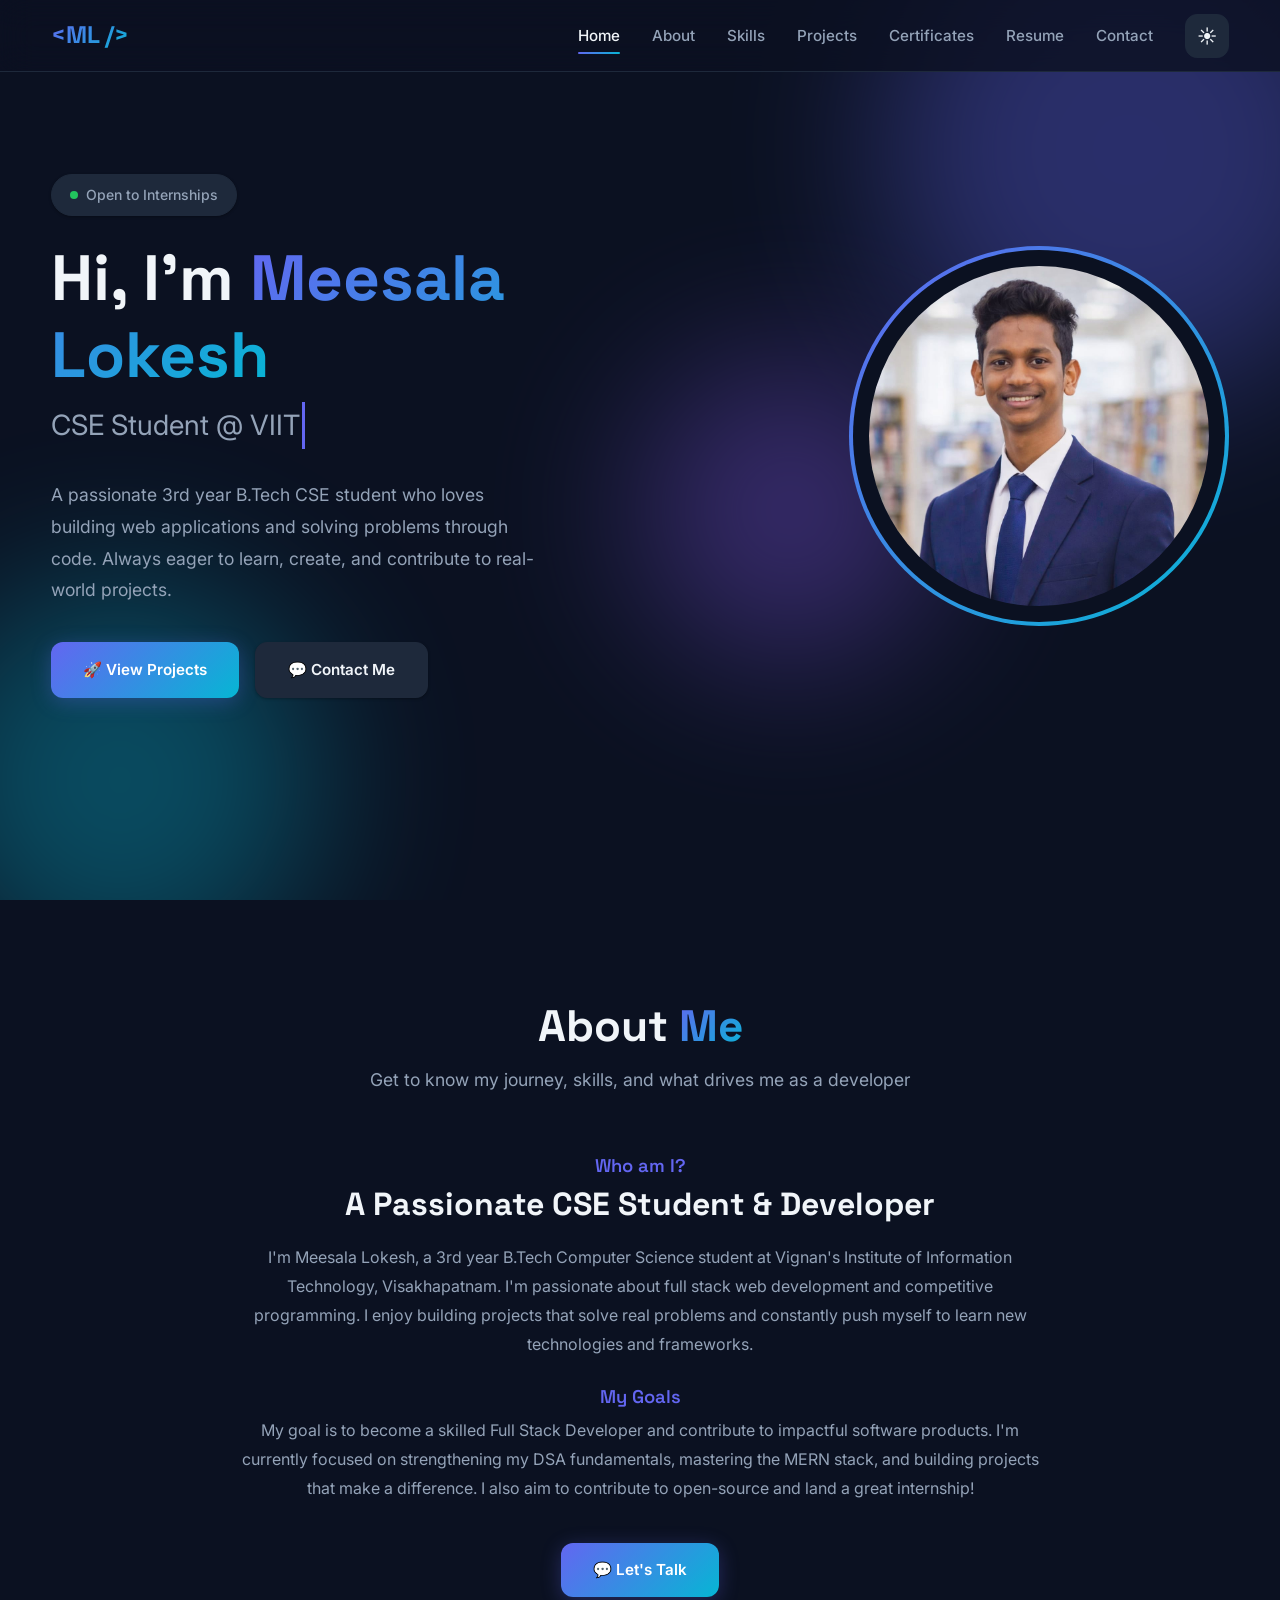
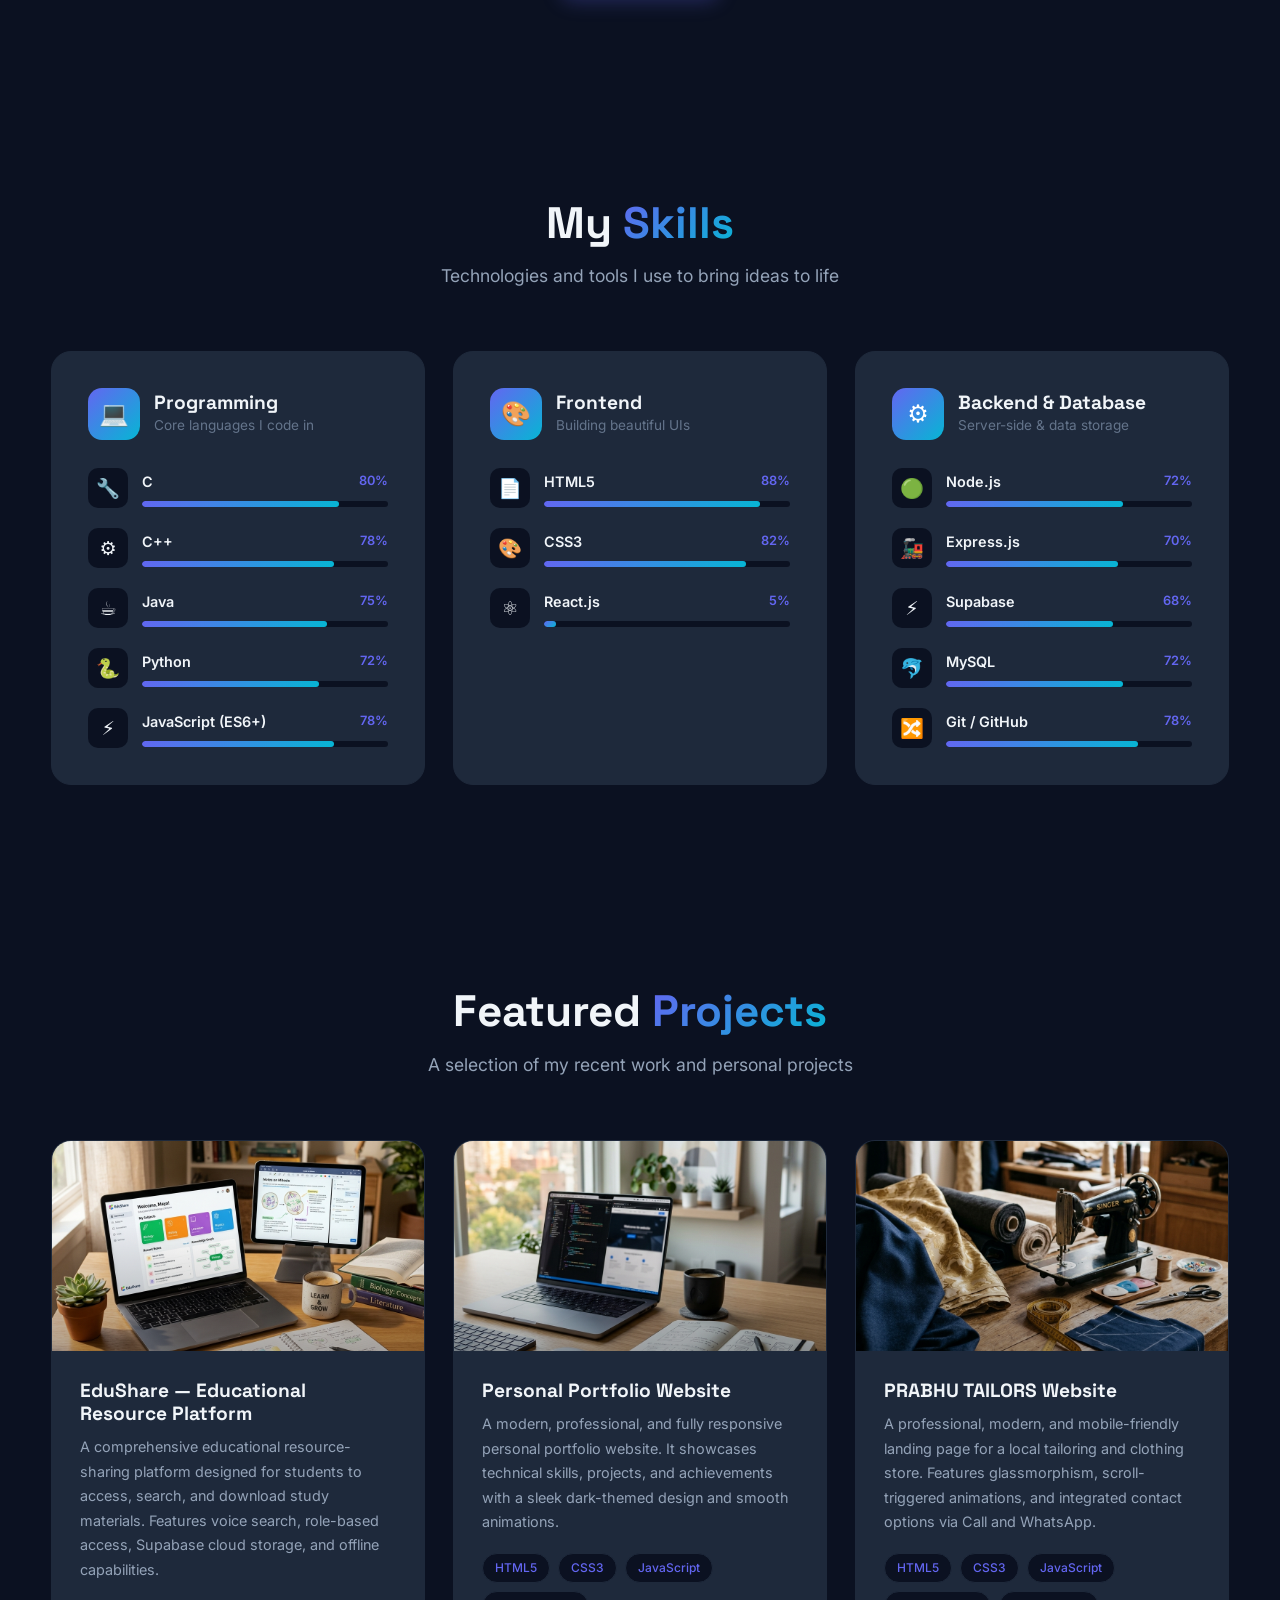
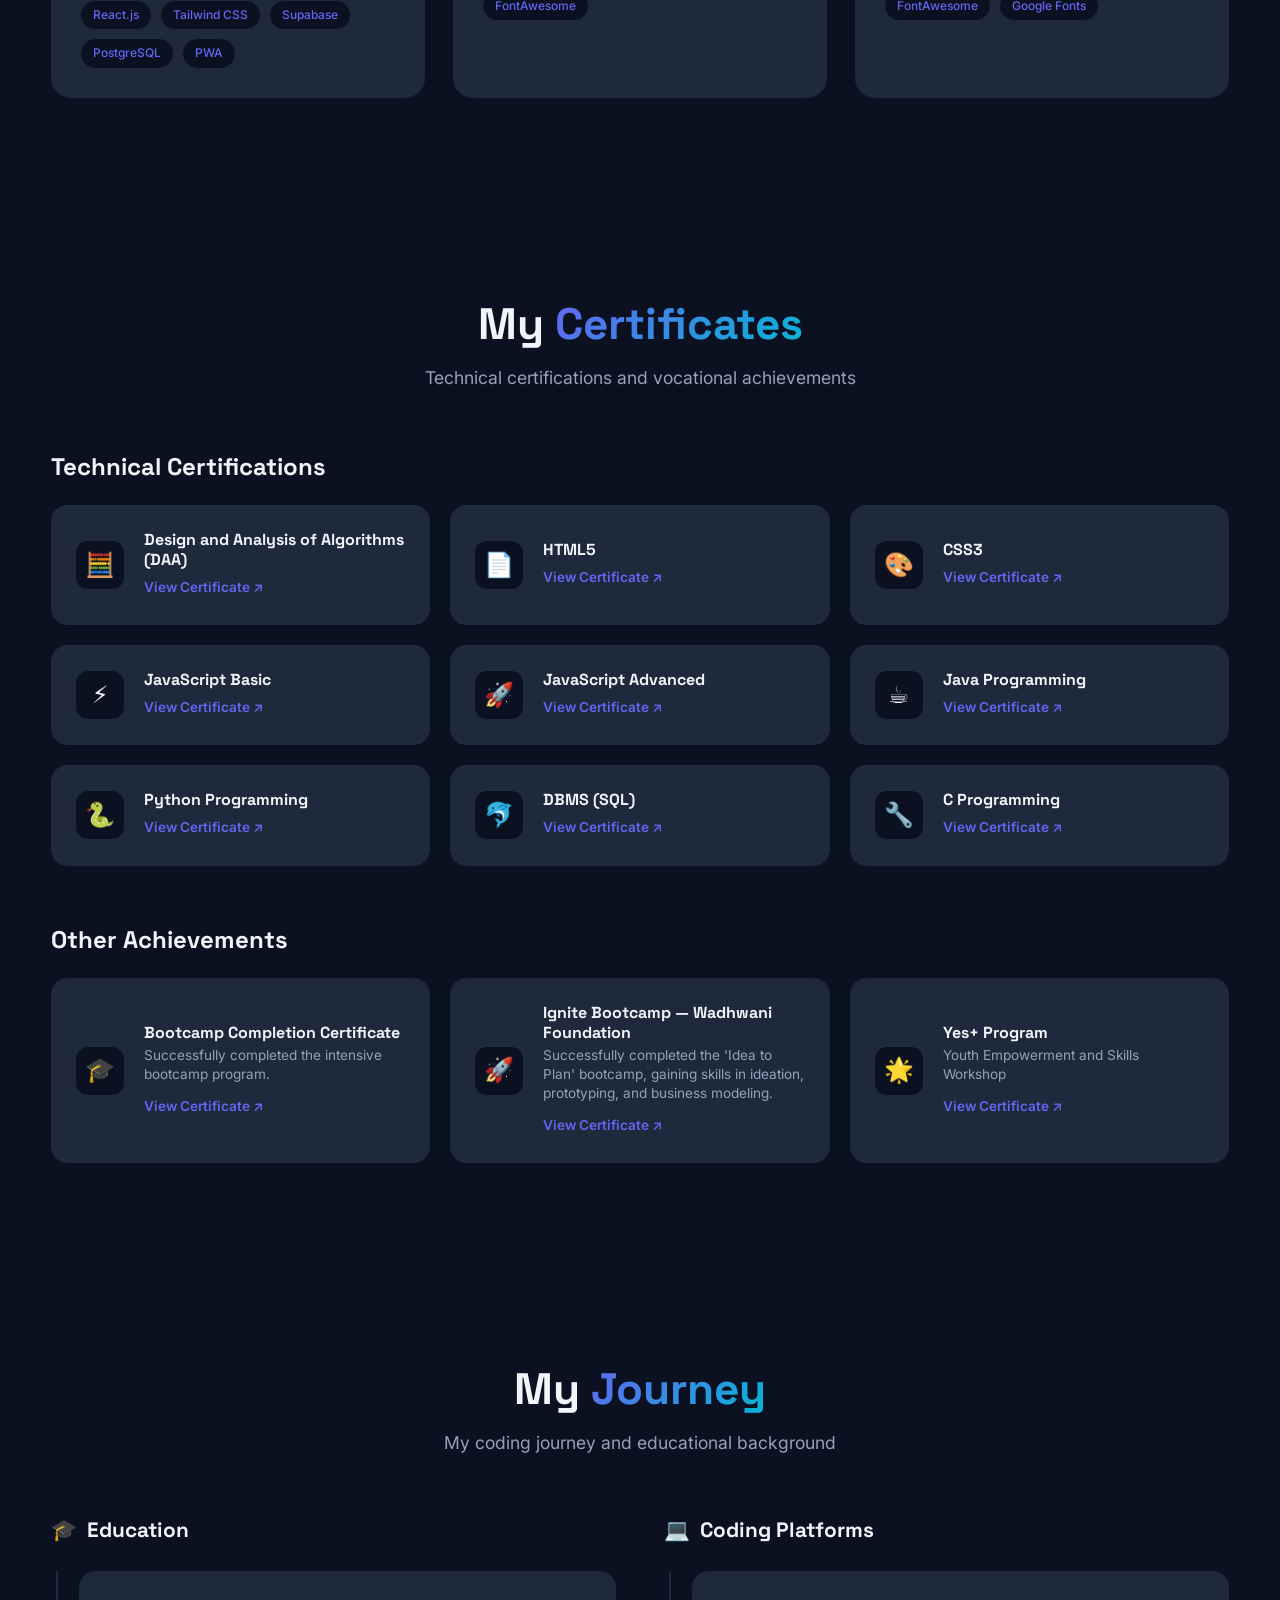
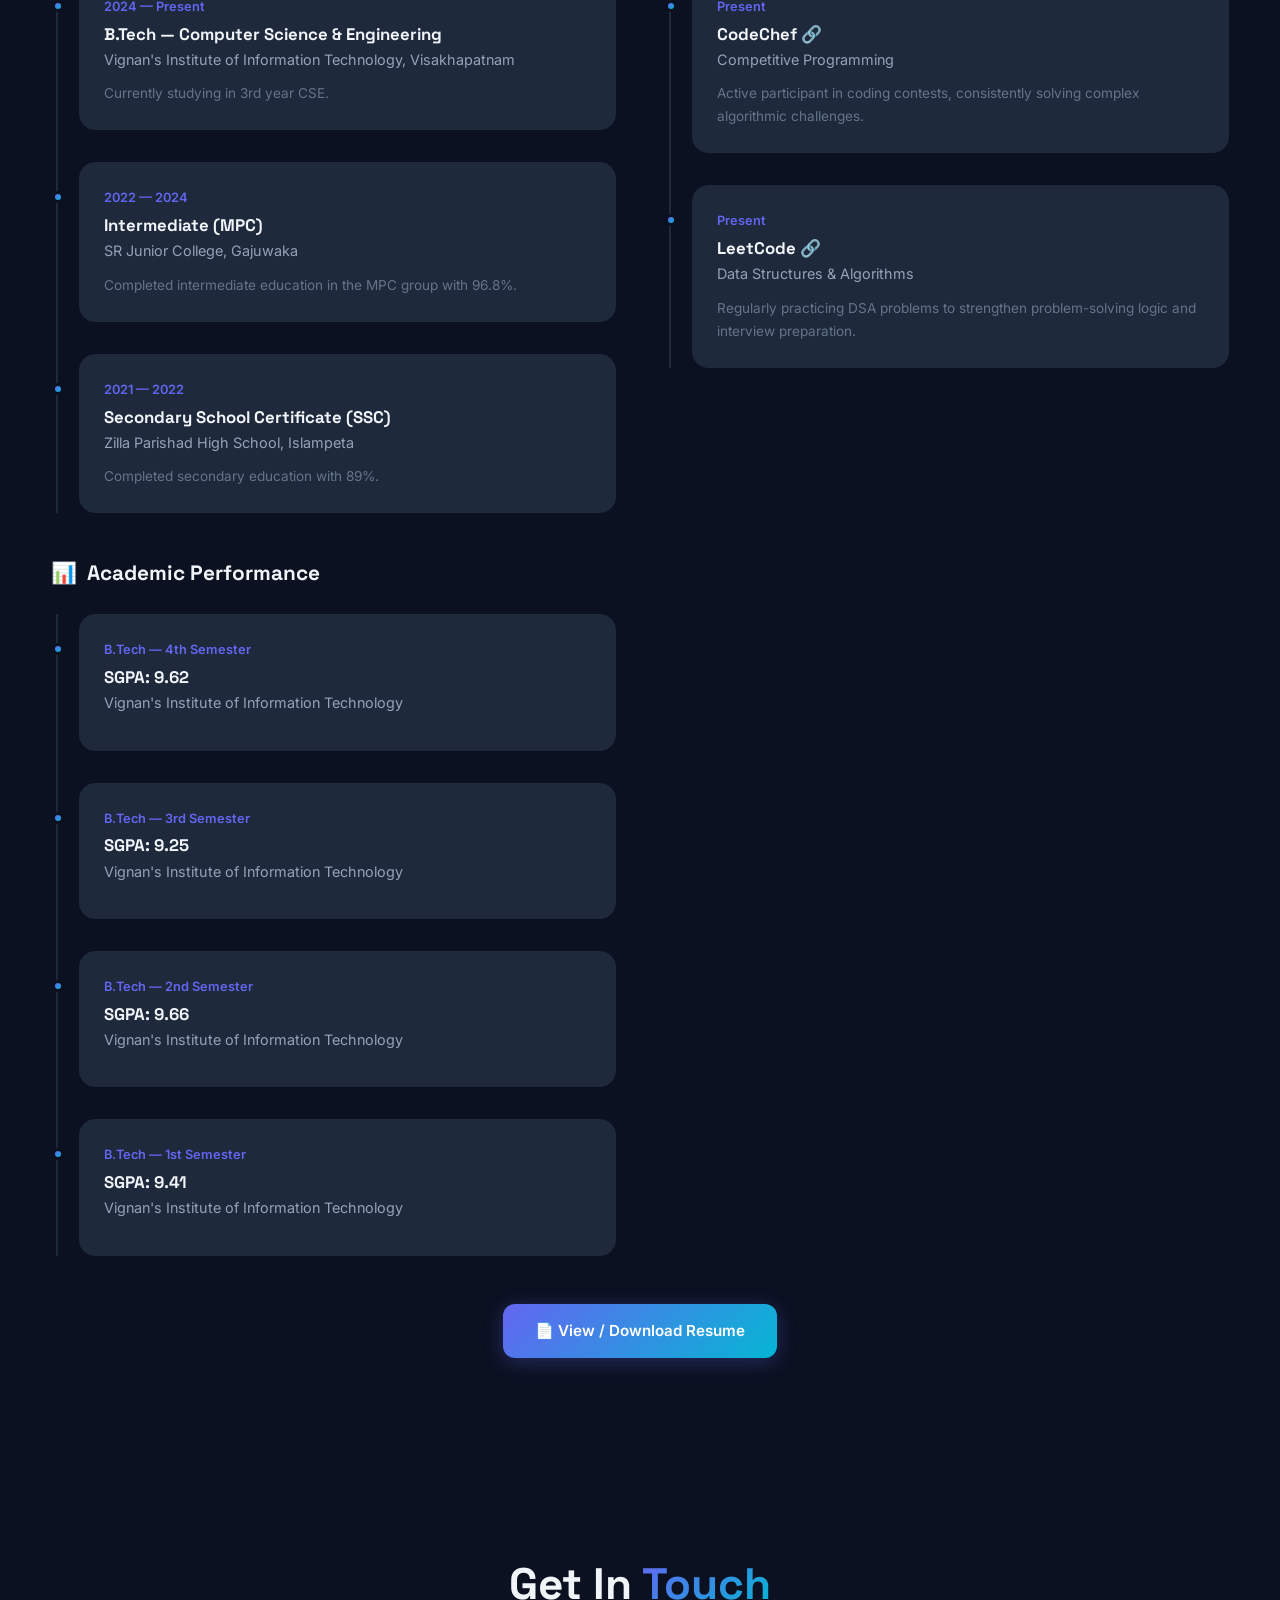
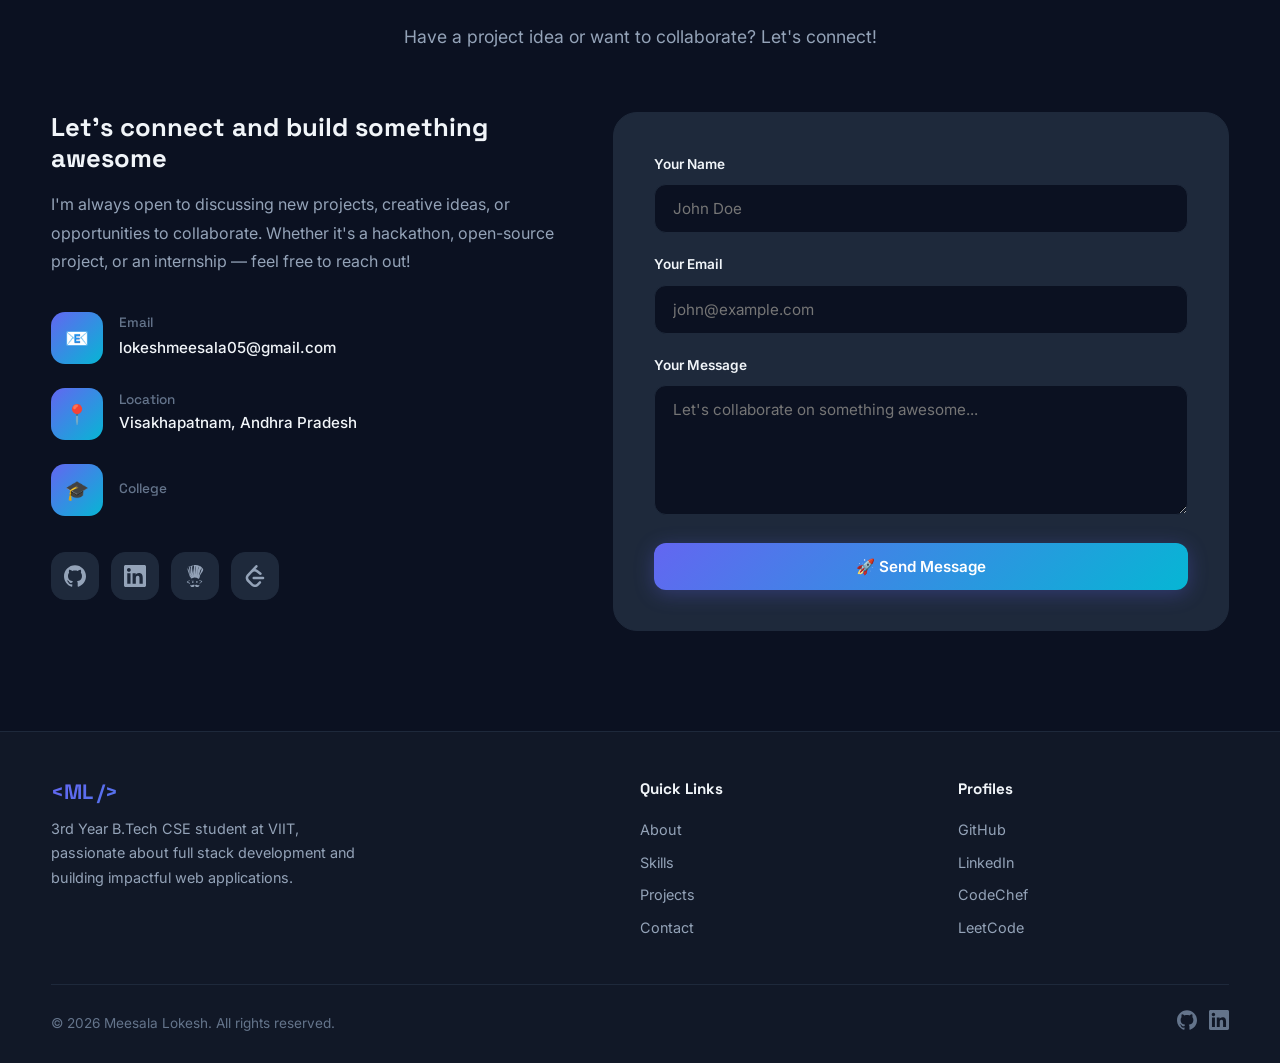
<file: index.html>
<!DOCTYPE html>
<html lang="en" data-theme="dark">
<head>
  <meta charset="UTF-8" />
  <meta name="viewport" content="width=device-width, initial-scale=1.0" />
  <meta name="description" content="Meesala Lokesh — 3rd Year B.Tech CSE Student & Aspiring Full Stack Developer. Explore my projects, skills, and coding journey." />
  <meta name="keywords" content="Meesala Lokesh, Full Stack Developer, CSE Student, VIIT, React, Node.js, Portfolio, Web Developer, Competitive Programming" />
  <meta name="author" content="Meesala Lokesh" />

  <!-- Open Graph -->
  <meta property="og:title" content="Meesala Lokesh — Aspiring Full Stack Developer" />
  <meta property="og:description" content="3rd Year B.Tech CSE student at VIIT. Explore my projects, skills, and coding journey." />
  <meta property="og:type" content="website" />

  <title>Meesala Lokesh — Aspiring Full Stack Developer</title>

  <!-- Favicon (inline SVG) -->
  <link rel="icon" href="data:image/svg+xml,<svg xmlns='http://www.w3.org/2000/svg' viewBox='0 0 100 100'><text y='.9em' font-size='90'>💻</text></svg>" />

  <!-- Stylesheet -->
  <link rel="stylesheet" href="css/style.css" />
</head>
<body>

  <!-- ═══════════════ NAVBAR ═══════════════ -->
  <nav class="navbar" id="navbar">
    <div class="container">
      <a href="#home" class="nav-logo">&lt;ML /&gt;</a>
      <div class="nav-links" id="navLinks">
        <!-- Rendered by JS -->
      </div>
      <button class="menu-toggle" id="menuToggle" aria-label="Toggle menu">
        <span></span><span></span><span></span>
      </button>
    </div>
  </nav>

  <!-- ═══════════════ HERO ═══════════════ -->
  <section class="hero section" id="home">
    <div class="hero-bg">
      <div class="orb orb-1"></div>
      <div class="orb orb-2"></div>
      <div class="orb orb-3"></div>
    </div>
    <div class="container">
      <div class="hero-content">
        <div class="hero-text">
          <div class="hero-badge">
            <span class="dot"></span> Open to Internships
          </div>
          <h1>Hi, I'm <span class="gradient-text" id="heroName">Meesala Lokesh</span></h1>
          <div class="typewriter">
            <span id="typewriterText"></span><span class="cursor">&nbsp;</span>
          </div>
          <p class="tagline">A passionate 3rd year B.Tech CSE student who loves building web applications and solving problems through code. Always eager to learn, create, and contribute to real-world projects.</p>
          <div class="hero-buttons">
            <a href="#projects" class="btn btn-primary">🚀 View Projects</a>
            <a href="#contact" class="btn btn-secondary">💬 Contact Me</a>
          </div>
        </div>
        <div class="hero-visual">
          <div class="hero-image-wrapper">
            <div class="hero-avatar-ring"></div>
            <img src="img/profile.jpg" alt="Meesala Lokesh" class="hero-profile-img">
          </div>
        </div>
      </div>
    </div>
  </section>

  <!-- ═══════════════ ABOUT ═══════════════ -->
  <section class="section" id="about">
    <div class="container">
      <div class="section-header reveal">
        <h2>About <span>Me</span></h2>
        <p>Get to know my journey, skills, and what drives me as a developer</p>
      </div>
      <div class="about-grid">
        <div class="about-content reveal">
          <h3>Who am I?</h3>
          <h2>A Passionate CSE Student & Developer</h2>
          <p id="aboutSummary"><!-- Rendered by JS --></p>
          <h3>My Goals</h3>
          <p id="aboutGoals"><!-- Rendered by JS --></p>
          <a href="#contact" class="btn btn-primary" style="margin-top: 12px;">💬 Let's Talk</a>
        </div>
      </div>
    </div>
  </section>

  <!-- ═══════════════ SKILLS ═══════════════ -->
  <section class="section" id="skills">
    <div class="container">
      <div class="section-header reveal">
        <h2>My <span>Skills</span></h2>
        <p>Technologies and tools I use to bring ideas to life</p>
      </div>
      <div class="skills-grid" id="skillsGrid">
        <!-- Rendered by JS -->
      </div>
    </div>
  </section>

  <!-- ═══════════════ PROJECTS ═══════════════ -->
  <section class="section" id="projects">
    <div class="container">
      <div class="section-header reveal">
        <h2>Featured <span>Projects</span></h2>
        <p>A selection of my recent work and personal projects</p>
      </div>
      <div class="projects-grid" id="projectsGrid">
        <!-- Rendered by JS -->
      </div>
    </div>
  </section>

  <!-- ═══════════════ CERTIFICATES ═══════════════ -->
  <section class="section" id="certificates">
    <div class="container">
      <div class="section-header reveal">
        <h2>My <span>Certificates</span></h2>
        <p>Technical certifications and vocational achievements</p>
      </div>
      
      <div class="cert-subsection reveal">
        <h3>Technical Certifications</h3>
        <div class="certificates-grid" id="skillCertificatesGrid">
          <!-- Rendered by JS -->
        </div>
      </div>

      <div class="cert-subsection reveal" style="margin-top: 60px;">
        <h3>Other Achievements</h3>
        <div class="certificates-grid" id="achievementCertificatesGrid">
          <!-- Rendered by JS -->
        </div>
      </div>
    </div>
  </section>

  <!-- ═══════════════ RESUME ═══════════════ -->
  <section class="section" id="resume">
    <div class="container">
      <div class="section-header reveal">
        <h2>My <span>Journey</span></h2>
        <p>My coding journey and educational background</p>
      </div>
      <div class="resume-content">
        <div class="resume-column">
          <h3><span class="icon">🎓</span> Education</h3>
          <div class="timeline" id="educationTimeline">
            <!-- Rendered by JS -->
          </div>
          
          <h3 style="margin-top: 48px;"><span class="icon">📊</span> Academic Performance</h3>
          <div class="timeline" id="academicTimeline">
            <!-- Rendered by JS -->
          </div>
        </div>

        <div class="resume-column">
          <h3><span class="icon">💻</span> Coding Platforms</h3>
          <div class="timeline" id="codingTimeline">
            <!-- Rendered by JS -->
          </div>
        </div>
      </div>
      <div class="resume-download reveal">
        <a href="resume.html" target="_blank" class="btn btn-primary">📄 View / Download Resume</a>
      </div>
    </div>
  </section>

  <!-- ═══════════════ CONTACT ═══════════════ -->
  <section class="section" id="contact">
    <div class="container">
      <div class="section-header reveal">
        <h2>Get In <span>Touch</span></h2>
        <p>Have a project idea or want to collaborate? Let's connect!</p>
      </div>
      <div class="contact-grid">
        <div class="contact-info reveal">
          <h3>Let's connect and build something awesome</h3>
          <p>I'm always open to discussing new projects, creative ideas, or opportunities to collaborate. Whether it's a hackathon, open-source project, or an internship — feel free to reach out!</p>

          <div class="contact-detail">
            <div class="icon-box">📧</div>
            <div>
              <h4>Email</h4>
              <a href="mailto:lokeshmeesala05@gmail.com" id="contactEmail">lokeshmeesala05@gmail.com</a>
            </div>
          </div>

          <div class="contact-detail">
            <div class="icon-box">📍</div>
            <div>
              <h4>Location</h4>
              <p id="contactLocation">Visakhapatnam, Andhra Pradesh</p>
            </div>
          </div>

          <div class="contact-detail">
            <div class="icon-box">🎓</div>
            <div>
              <h4>College</h4>
              <p id="contactPhone">VIIT, Visakhapatnam</p>
            </div>
          </div>

          <div class="social-links">
            <a href="https://github.com/lokeshmeesala05-commits" target="_blank" rel="noopener" class="social-link" aria-label="GitHub">
              <svg viewBox="0 0 24 24" fill="currentColor" width="22" height="22"><path d="M12 .297c-6.63 0-12 5.373-12 12 0 5.303 3.438 9.8 8.205 11.385.6.113.82-.258.82-.577 0-.285-.01-1.04-.015-2.04-3.338.724-4.042-1.61-4.042-1.61C4.422 18.07 3.633 17.7 3.633 17.7c-1.087-.744.084-.729.084-.729 1.205.084 1.838 1.236 1.838 1.236 1.07 1.835 2.809 1.305 3.495.998.108-.776.417-1.305.76-1.605-2.665-.3-5.466-1.332-5.466-5.93 0-1.31.465-2.38 1.235-3.22-.135-.303-.54-1.523.105-3.176 0 0 1.005-.322 3.3 1.23.96-.267 1.98-.399 3-.405 1.02.006 2.04.138 3 .405 2.28-1.552 3.285-1.23 3.285-1.23.645 1.653.24 2.873.12 3.176.765.84 1.23 1.91 1.23 3.22 0 4.61-2.805 5.625-5.475 5.92.42.36.81 1.096.81 2.22 0 1.606-.015 2.896-.015 3.286 0 .315.21.69.825.57C20.565 22.092 24 17.592 24 12.297c0-6.627-5.373-12-12-12"/></svg>
            </a>
            <a href="https://www.linkedin.com/in/lokesh-meesala-612766330" target="_blank" rel="noopener" class="social-link" aria-label="LinkedIn">
              <svg viewBox="0 0 24 24" fill="currentColor" width="22" height="22"><path d="M20.447 20.452h-3.554v-5.569c0-1.328-.027-3.037-1.852-3.037-1.853 0-2.136 1.445-2.136 2.939v5.667H9.351V9h3.414v1.561h.046c.477-.9 1.637-1.85 3.37-1.85 3.601 0 4.267 2.37 4.267 5.455v6.286zM5.337 7.433c-1.144 0-2.063-.926-2.065-2.065 0-1.138.92-2.063 2.065-2.063 1.14 0 2.064.925 2.064 2.063 0 1.139-.925 2.065-2.064 2.065zm1.782 13.019H3.555V9h3.564v11.452zM22.225 0H1.771C.792 0 0 .774 0 1.729v20.542C0 23.227.792 24 1.771 24h20.451C23.2 24 24 23.227 24 22.271V1.729C24 .774 23.2 0 22.222 0h.003z"/></svg>
            </a>
            <a href="https://www.codechef.com/users/lokeshmeesala" target="_blank" rel="noopener" class="social-link" aria-label="CodeChef">
              <svg viewBox="0 0 24 24" fill="currentColor" width="22" height="22"><path d="M11.2574.0039c-.37.0101-.7353.041-1.1003.095C9.6164.153 9.0766.4236 8.482.694c-.757.3244-1.5147.6486-2.2176.7027-1.1896.3785-1.568.919-1.8925 1.3516 0 .054-.054.1079-.054.1079-.4325.865-.4873 1.73-.325 2.5952.1621.5407.3786 1.0282.5408 1.5148.3785 1.0274.7578 2.0007.92 3.1362.1622.3244.3235.7571.4316 1.1897.2704.8651.542 1.8383 1.353 2.5952l.0057-.0028c.0175.0183.0301.0387.0482.0568.0072-.0036.0141-.0063.0213-.0099l-.0213-.5849c.6489-.9733 1.5673-1.6221 2.865-1.8925.5195-.1093 1.081-.1497 1.6625-.1278a8.7733 8.7733 0 0 1 1.7988.2357c1.4599.3785 2.595 1.1358 2.6492 1.7846.0273.3549.0398.6952.0326 1.0364-.001.064-.0046.1285-.007.193l.1362.0682c.075-.0375.1424-.107.2059-.1902.0008-.001.002-.002.0028-.0028.0018-.0023.0039-.0061.0057-.0085.0396-.0536.0747-.1236.1107-.1931.0188-.0377.0372-.0866.0554-.1292.2048-.4622.362-1.1536.538-1.9635.0541-.2703.1092-.4864.1633-.7027.4326-.9733 1.0266-1.8382 1.6213-2.6492.9733-1.3518 1.8928-2.5962 1.7846-4.0561-1.784-3.4608-4.2718-4.0017-5.5695-4.272-.2163-.0541-.3233-.0539-.4856-.108-1.3382-.2433-2.4945-.3953-3.6046-.3648zm5.0428 14.3788a9.8602 9.8602 0 0 0-.0326-.9824c-.0541-.703-1.1892-1.46-2.7032-1.8386-.588-.1336-1.1764-.2142-1.7448-.2356-.539-.0137-1.0657.0248-1.5546.1277-1.2436.2704-2.2162.9193-2.811 1.8925l.0511 1.431c.6672-.3558 1.7326-.8747 3.139-.9994.0662-.0059.1368-.0059.2044-.0099.1177-.013.2667-.044.4444-.044 1.6075 0 3.2682.5336 4.8767 1.6483.039-.2744.0611-.549.071-.8234l.044.0227c.0028-.0622.0143-.1268.0156-.1888zM11.256.0578c.1239-.0034.2538.01.379.0114-.23-.0022-.4588.0026-.6871.0156.103-.0061.2046-.0242.308-.027zm.4983.0156c.6552.014 1.3255.0711 2.0387.1803-.6834-.0987-1.3646-.1671-2.0387-.1803zm-1.3147.0554c-.076.0087-.1527.0133-.2285.0241-.8168.1167-1.7742.7015-2.75 1.045.3545-.1323.7143-.2957 1.0747-.4501C9.0765.4774 9.6705.207 10.1571.1529c.0939-.0139.1886-.0133.2825-.0241zm-.2285.24c.1622 0 .3787-.0002.5409.0539-.1425-.0357-.2595-.026-.3706-.0142a1.174 1.174 0 0 1 .3166.0681c.5796 1.0012-.4264 5.2791-.6786 8.1492.1559 1.0276.3138 1.9963.4628 2.7201-.7029-1.7843-1.4067-4.921-1.5148-7.354-.054-.9733.001-1.8386.2172-2.4874C9.401.8557 9.7244.4228 10.2111.3687zm3.1361.271c-.811 2.1088-.9184 6.1092-.9725 7.3528-.054.5407-.0001 1.73.054 2.5952 0 .2163.054.4325.054.6488 0-.2163-.054-.3786-.054-.5948-.4326-3.2442-.974-7.1362.9185-10.002zm3.352.3777c-.2704 2.1628-1.4047 3.191-1.7832 5.2998-.1081 1.6762-.325 3.6222-.379 5.2984-.0541-1.6762-.0007-3.4601.2697-5.2444.2703-1.8384.8651-3.6776 1.8925-5.3538zm-10.381.433c-.3581.1194-.632.248-.8575.3805.2317-.1358.4996-.2666.8575-.3805zm.2101.1974c.2155.0025.4384.0734.6006.2357-.0067-.004-.0078-.0033-.0142-.0071.1331.0929.2666.2093.3932.3847-.2036.9673.2553 3.0317.0398 4.6694.0763 1.5485.0717 3.1804.849 4.4594-.9796-1.5107-1.176-3.4375-1.3218-5.236-.1128-1.0907-.2035-2.0969-.4642-2.9033-.144-.3047-.2684-.5745-.3833-.822-.0247-.0369-.0447-.0784-.071-.1135-.1082-.1082-.1619-.2696-.1619-.3777 0-.054.0539-.1618.108-.1618.054-.0541.1616-.0553.2157-.1094a1.013 1.013 0 0 1 .2101-.0184zm-1.3459.6133c-.0604.0201-.0923.041-.1405.061.1768-.034.3617.0339.5196.318-.1877.8916.4364 3.3685.4288 5.104.3124 1.8478.5496 3.8498 1.5716 5.1152C6.3723 11.5076 5.886 9.1286 5.5076 7.128 5.183 5.56 4.9125 4.2086 4.3718 3.776c-.054-.1081-.1079-.163-.1079-.2711 0-.1622-.0002-.3786.1079-.5949-.2772.6337-.4047 1.2673-.3706 1.901-.0445-.6487.0857-1.2905.3706-1.901 0-.054.054-.0538.054-.1079.012-.016.0314-.0349.044-.0511.0618-.0983.1308-.189.2257-.257.0557-.0615.0965-.1191.159-.1817-.0526.0555-.0872.1092-.1335.1647.0273-.018.0523-.0368.0838-.0525.1081-.1082.2154-.1633.3776-.1633zm-.3776.1633c-.0038.0075-.0076.0111-.0114.0184.0125-.0099.0242-.0208.037-.0298-.0074.0037-.0182.0077-.0256.0114zm14.7608 1.1343c-.0017.0052-.004.0104-.0057.0156.0378-.005.0751-.0173.1135-.0156-.0378-.0022-.0763.0103-.115.0199-.8634 2.6418-1.8874 5.2844-2.9118 7.9262a.0184.0184 0 0 1-.0015.0028c-.0874.4652-.234.8842-.5395 1.1898.4326-.4867.4854-1.1907.5395-2.0558.054-.811.0544-1.6761.487-2.5413 0-.0531.0012-.1058.0525-.159.0003-.0009.0012-.0019.0015-.0028.0973-.3524.202-.6885.3166-1.018.4183-1.2896 1.1396-3.1653 2.0131-3.3405.0163-.0052.034-.018.0497-.0213zM8.3726 16.2113l-.3238.1079c.1623.2163.2696.379.3777.433.1081.054.2168.108.379.108.0541 0 .1618 0 .2159-.054l.812-.2698c.0541 0 .1078-.054.1619-.054.1081 0 .1616 0 .2697.054l.2712.2698.2697-.054c-.1081-.1622-.2695-.3236-.3776-.3776-.1082-.0541-.2169-.1094-.379-.1094h-.108l-.866.3252h-.1618c-.1082 0-.2157 0-.2698-.054-.054-.054-.163-.1629-.2712-.3251zm-2.5953.541c-.2703.1621-.649.4324-1.1897.6487-.5407.2163-.9734.4325-1.1897.6488-.2163.2163-.3237.4326-.3237.6488 0 .1082.0537.1632.1618.2172.054.0541.1632.0539.2172.108.757.3244 1.5133.7019 2.2162 1.0803.1082.0541.2171.1632.2712.2173.054.054.1078.054.1618.054.1082 0 .2695-.0538.3777-.162.1081-.108.1632-.217.1632-.325 0-.1082-.055-.1618-.1632-.2158 0 0-.4328-.2165-1.1898-.541-.4866-.2162-.9179-.4326-1.1883-.5948.1623-.2704.486-.4865.9726-.7028.5407-.2163.9196-.4326 1.0818-.5948.054-.0541.054-.1078.054-.1619 0-.054-.0539-.1631-.108-.2172-.054-.054-.163-.1079-.2711-.1079zm11.247 0c-.054 0-.1618.0537-.2158.1078-.0541.1081-.1093.1632-.1093.2172v.054c.1622.1622.3797.2695.7041.3776.2704.054.5403.1632.8107.2172.3244.1082.5407.2693.6488.4856v.0553c0 .0541-.1088.1616-.3251.2698-.1082.054-.3245.2167-.5949.433-.2703.1622-.4326.3236-.5948.3776-.2163.1082-.3776.217-.4316.3252-.0541.054-.054.1077-.054.1618 0 .1081.0539.1077.108.2158.054.1081.1616.1093.2157.1093.054 0 .1078-.0554.1619-.0554.2703-.1622.6492-.3782 1.0818-.7567.4866-.3784.8655-.6484 1.0818-.8106.2163-.1082.3237-.2169.3237-.379 0-.0541.0002-.1618-.1079-.2159-.3785-.4325-.9185-.7022-1.5674-.9185-.1081-.0541-.2704-.1092-.5948-.1633-.1622-.054-.3249-.1079-.433-.1079zm-2.9743.8106c-.2704 0-.4866.055-.6488.2172-.2163.1622-.2699.4323-.2158.7567 0 .2703.1075.4865.2697.7027.1622.2163.3786.3252.5949.3252.1622 0 .2708-.0553.433-.1094.2703-.1622.379-.4319.379-.9185 0-.3785-.109-.6485-.2711-.8107-.1622-.1081-.3246-.1632-.541-.1632zm-4.4877.054c-.2704 0-.4866.055-.6488.2171-.2163.1622-.27.4323-.2158.7567 0 .2704.1075.4865.2697.7028s.3786.3251.5949.3251c.1622 0 .2708-.0552.433-.1093.2703-.1622.3776-.432.3776-.9186 0-.4325-.1075-.7025-.2697-.8106-.1622-.1082-.3247-.1633-.541-.1633zm0 .6501c.1622 0 .2711.1076.2711.2698 0 .1622-.163.2697-.2711.2697-.1622 0-.2698-.1075-.2698-.2697s.1076-.2698.2698-.2698zm4.3798.054c.1622 0 .2711.1075.2711.2697 0 .1082-.109.2698-.2711.2698-.1622 0-.2698-.1076-.2698-.2698 0-.1622.1076-.2697.2698-.2697zm-2.7032 2.1083l.1619.3237c.054.1081.1076.163.2158.2711.054.054.163.1619.2712.1619h.1078c.1082 0 .1618 0 .2158-.054.0541-.054.1632-.0538.2173-.1079l.1618-.1618c.054-.054.108-.1092.108-.1633.054-.054.0537-.1078.1078-.1618 0-.0541.054-.108.054-.108-.0541.1082-.1618.2156-.2158.3238-.1082.054-.1616.1632-.2698.1632-.1081.0541-.217.054-.3251.054s-.2157.0001-.2697-.054c-.1082 0-.1632-.0538-.2173-.1079l-.1618-.1632c-.054-.0541-.1078-.1618-.1619-.2158zm-.866 1.0278c-1.1355 0-1.8377 1.5136-3.4598.1619-.4326 2.6494 2.7583 2.866 4.11 1.7306.9192-.811.6475-1.9465-.6502-1.8925zm2.8664 0c-1.2977-.054-1.568 1.0815-.6488 1.8925 1.3518 1.1355 4.5412.9188 4.1087-1.7306-1.6221 1.3517-2.2703-.1619-3.4599-.1619z"/></svg>
            </a>
            <a href="https://leetcode.com/u/lokesh_meesala_05" target="_blank" rel="noopener" class="social-link" aria-label="LeetCode">
              <svg viewBox="0 0 24 24" fill="currentColor" width="22" height="22"><path d="M13.483 0a1.374 1.374 0 0 0-.961.438L7.116 6.226l-3.854 4.126a5.266 5.266 0 0 0-1.209 2.104 5.35 5.35 0 0 0-.125.513 5.527 5.527 0 0 0 .062 2.362 5.83 5.83 0 0 0 .349 1.017 5.938 5.938 0 0 0 1.271 1.818l4.277 4.193.039.038c2.248 2.165 5.852 2.133 8.063-.074l2.396-2.392c.54-.54.54-1.414.003-1.955a1.378 1.378 0 0 0-1.951-.003l-2.396 2.392a3.021 3.021 0 0 1-4.205.038l-.02-.019-4.276-4.193c-.652-.64-.972-1.469-.948-2.263a2.68 2.68 0 0 1 .066-.523 2.545 2.545 0 0 1 .619-1.164L9.13 8.114c1.058-1.134 3.204-1.27 4.43-.278l3.501 2.831c.593.48 1.461.387 1.94-.207a1.384 1.384 0 0 0-.207-1.943l-3.5-2.831c-.8-.647-1.766-1.045-2.774-1.202l2.015-2.158A1.384 1.384 0 0 0 13.483 0zm-2.866 12.815a1.38 1.38 0 0 0-1.38 1.382 1.38 1.38 0 0 0 1.38 1.382H20.79a1.38 1.38 0 0 0 1.38-1.382 1.38 1.38 0 0 0-1.38-1.382z"/></svg>
            </a>
          </div>
        </div>

        <form class="contact-form reveal" id="contactForm">
          <div id="formStatus" class="form-status"></div>
          <div class="form-group">
            <label for="name">Your Name</label>
            <input type="text" id="name" name="name" placeholder="John Doe" required />
          </div>
          <div class="form-group">
            <label for="email">Your Email</label>
            <input type="email" id="email" name="email" placeholder="john@example.com" required />
          </div>
          <div class="form-group">
            <label for="message">Your Message</label>
            <textarea id="message" name="message" placeholder="Let's collaborate on something awesome..." required></textarea>
          </div>
          <button type="submit" class="btn btn-primary" style="width: 100%; justify-content: center;">🚀 Send Message</button>
        </form>
      </div>
    </div>
  </section>

  <!-- ═══════════════ FOOTER ═══════════════ -->
  <footer class="footer">
    <div class="container">
      <div class="footer-content">
        <div class="footer-brand">
          <h3>&lt;ML /&gt;</h3>
          <p>3rd Year B.Tech CSE student at VIIT, passionate about full stack development and building impactful web applications.</p>
        </div>
        <div class="footer-links">
          <h4>Quick Links</h4>
          <a href="#about">About</a>
          <a href="#skills">Skills</a>
          <a href="#projects">Projects</a>
          <a href="#contact">Contact</a>
        </div>
        <div class="footer-links">
          <h4>Profiles</h4>
          <a href="https://github.com/lokeshmeesala05-commits" target="_blank" rel="noopener">GitHub</a>
          <a href="https://www.linkedin.com/in/lokesh-meesala-612766330" target="_blank" rel="noopener">LinkedIn</a>
          <a href="https://www.codechef.com/users/lokeshmeesala" target="_blank" rel="noopener">CodeChef</a>
          <a href="https://leetcode.com/u/lokesh_meesala_05" target="_blank" rel="noopener">LeetCode</a>
        </div>
      </div>
      <div class="footer-bottom">
        <p>&copy; 2026 Meesala Lokesh. All rights reserved.</p>
        <div class="footer-bottom-links">
          <a href="https://github.com/lokeshmeesala05-commits" target="_blank" rel="noopener" aria-label="GitHub">
            <svg viewBox="0 0 24 24" fill="currentColor" width="20" height="20"><path d="M12 .297c-6.63 0-12 5.373-12 12 0 5.303 3.438 9.8 8.205 11.385.6.113.82-.258.82-.577 0-.285-.01-1.04-.015-2.04-3.338.724-4.042-1.61-4.042-1.61C4.422 18.07 3.633 17.7 3.633 17.7c-1.087-.744.084-.729.084-.729 1.205.084 1.838 1.236 1.838 1.236 1.07 1.835 2.809 1.305 3.495.998.108-.776.417-1.305.76-1.605-2.665-.3-5.466-1.332-5.466-5.93 0-1.31.465-2.38 1.235-3.22-.135-.303-.54-1.523.105-3.176 0 0 1.005-.322 3.3 1.23.96-.267 1.98-.399 3-.405 1.02.006 2.04.138 3 .405 2.28-1.552 3.285-1.23 3.285-1.23.645 1.653.24 2.873.12 3.176.765.84 1.23 1.91 1.23 3.22 0 4.61-2.805 5.625-5.475 5.92.42.36.81 1.096.81 2.22 0 1.606-.015 2.896-.015 3.286 0 .315.21.69.825.57C20.565 22.092 24 17.592 24 12.297c0-6.627-5.373-12-12-12"/></svg>
          </a>
          <a href="https://www.linkedin.com/in/lokesh-meesala-612766330" target="_blank" rel="noopener" aria-label="LinkedIn">
            <svg viewBox="0 0 24 24" fill="currentColor" width="20" height="20"><path d="M20.447 20.452h-3.554v-5.569c0-1.328-.027-3.037-1.852-3.037-1.853 0-2.136 1.445-2.136 2.939v5.667H9.351V9h3.414v1.561h.046c.477-.9 1.637-1.85 3.37-1.85 3.601 0 4.267 2.37 4.267 5.455v6.286zM5.337 7.433c-1.144 0-2.063-.926-2.065-2.065 0-1.138.92-2.063 2.065-2.063 1.14 0 2.064.925 2.064 2.063 0 1.139-.925 2.065-2.064 2.065zm1.782 13.019H3.555V9h3.564v11.452zM22.225 0H1.771C.792 0 0 .774 0 1.729v20.542C0 23.227.792 24 1.771 24h20.451C23.2 24 24 23.227 24 22.271V1.729C24 .774 23.2 0 22.222 0h.003z"/></svg>
          </a>
        </div>
      </div>
    </div>
  </footer>

  <!-- JavaScript -->
  <script src="js/main.js"></script>
</body>
</html>
</file>
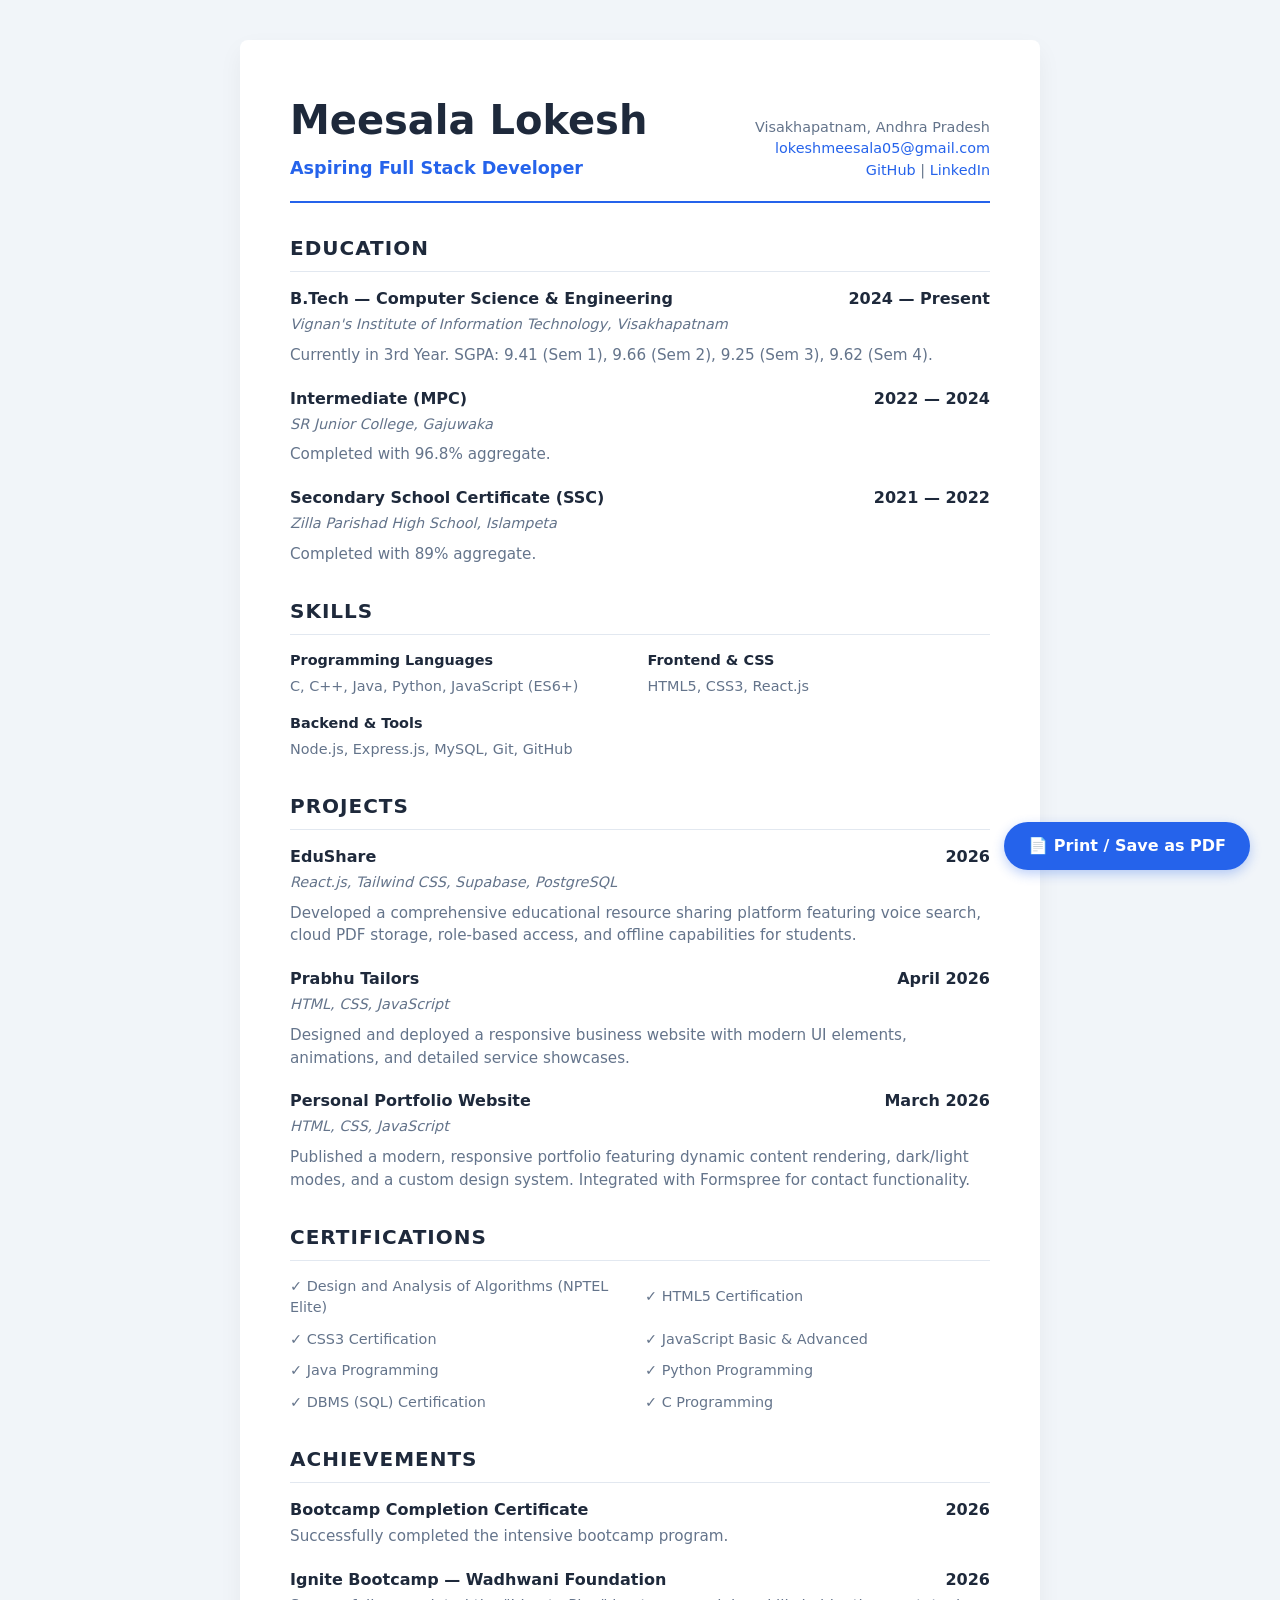
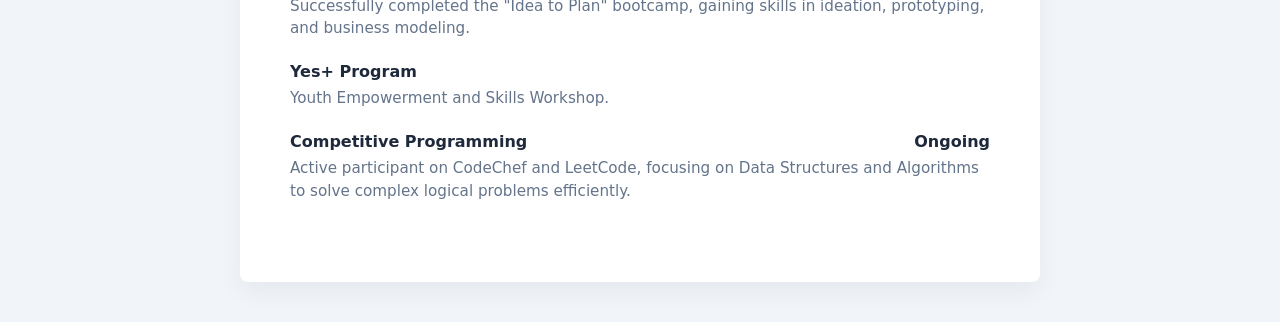
<file: resume.html>
<!DOCTYPE html>
<html lang="en">
<head>
  <meta charset="UTF-8">
  <meta name="viewport" content="width=device-width, initial-scale=1.0">
  <title>Resume — Meesala Lokesh</title>
  <style>
    :root {
      --primary: #2563eb;
      --text: #1e293b;
      --text-light: #64748b;
      --border: #e2e8f0;
    }
    * { box-sizing: border-box; margin: 0; padding: 0; }
    body {
      font-family: 'Inter', system-ui, -apple-system, sans-serif;
      color: var(--text);
      line-height: 1.5;
      padding: 40px;
      background: #f1f5f9;
    }
    .page {
      max-width: 800px;
      margin: 0 auto;
      background: #fff;
      padding: 50px;
      box-shadow: 0 10px 25px rgba(0,0,0,0.05);
      border-radius: 8px;
    }
    header {
      border-bottom: 2px solid var(--primary);
      padding-bottom: 20px;
      margin-bottom: 30px;
      display: flex;
      justify-content: space-between;
      align-items: flex-end;
    }
    h1 { font-size: 2.5rem; color: var(--text); margin-bottom: 5px; }
    .subtitle { font-size: 1.1rem; color: var(--primary); font-weight: 600; }
    .contact-info { text-align: right; font-size: 0.9rem; color: var(--text-light); }
    .contact-info a { color: var(--primary); text-decoration: none; }
    
    section { margin-bottom: 30px; }
    h2 { 
      font-size: 1.25rem; 
      text-transform: uppercase; 
      letter-spacing: 1px; 
      color: var(--text); 
      border-bottom: 1px solid var(--border);
      padding-bottom: 8px;
      margin-bottom: 15px;
    }
    
    .item { margin-bottom: 20px; }
    .item-header { display: flex; justify-content: space-between; font-weight: 700; margin-bottom: 3px; }
    .item-sub { color: var(--text-light); font-size: 0.9rem; margin-bottom: 8px; font-style: italic; }
    .item p { font-size: 0.95rem; color: var(--text-light); }
    
    .skills-grid {
      display: grid;
      grid-template-columns: repeat(2, 1fr);
      gap: 15px;
    }
    .skill-cat strong { font-size: 0.9rem; display: block; margin-bottom: 5px; color: var(--text); }
    .skill-list { font-size: 0.9rem; color: var(--text-light); }

    .cert-grid {
      display: grid;
      grid-template-columns: repeat(2, 1fr);
      gap: 10px;
      font-size: 0.9rem;
    }
    .cert-item { display: flex; align-items: center; gap: 8px; color: var(--text-light); }

    .print-btn {
      position: fixed;
      bottom: 30px;
      right: 30px;
      background: var(--primary);
      color: #fff;
      padding: 12px 24px;
      border-radius: 50px;
      font-weight: 600;
      box-shadow: 0 4px 12px rgba(37,99,235,0.3);
      text-decoration: none;
      display: flex;
      align-items: center;
      gap: 8px;
      z-index: 100;
      cursor: pointer;
    }

    @media (max-width: 768px) {
      body { padding: 20px; }
      .page { padding: 30px; }
      header { flex-direction: column; align-items: flex-start; gap: 15px; }
      .contact-info { text-align: left; }
      .item-header { flex-direction: column; gap: 5px; }
      .skills-grid, .cert-grid { grid-template-columns: 1fr; }
      h1 { font-size: 2rem; }
    }

    @media print {
      body { background: #fff; padding: 0; }
      .page { box-shadow: none; padding: 0; max-width: 100%; }
      .print-btn { display: none; }
    }
  </style>
</head>
<body>

  <div class="page">
    <header>
      <div>
        <h1>Meesala Lokesh</h1>
        <div class="subtitle">Aspiring Full Stack Developer</div>
      </div>
      <div class="contact-info">
        <p>Visakhapatnam, Andhra Pradesh</p>
        <p><a href="mailto:lokeshmeesala05@gmail.com">lokeshmeesala05@gmail.com</a></p>
        <p><a href="https://github.com/lokeshmeesala05-commits">GitHub</a> | <a href="https://www.linkedin.com/in/lokesh-meesala-612766330">LinkedIn</a></p>
      </div>
    </header>

    <section>
      <h2>Education</h2>
      <div class="item">
        <div class="item-header">
          <span>B.Tech — Computer Science & Engineering</span>
          <span>2024 — Present</span>
        </div>
        <div class="item-sub">Vignan's Institute of Information Technology, Visakhapatnam</div>
        <p>Currently in 3rd Year. SGPA: 9.41 (Sem 1), 9.66 (Sem 2), 9.25 (Sem 3), 9.62 (Sem 4).</p>
      </div>
      <div class="item">
        <div class="item-header">
          <span>Intermediate (MPC)</span>
          <span>2022 — 2024</span>
        </div>
        <div class="item-sub">SR Junior College, Gajuwaka</div>
        <p>Completed with 96.8% aggregate.</p>
      </div>
      <div class="item">
        <div class="item-header">
          <span>Secondary School Certificate (SSC)</span>
          <span>2021 — 2022</span>
        </div>
        <div class="item-sub">Zilla Parishad High School, Islampeta</div>
        <p>Completed with 89% aggregate.</p>
      </div>
    </section>

    <section>
      <h2>Skills</h2>
      <div class="skills-grid">
        <div class="skill-cat">
          <strong>Programming Languages</strong>
          <div class="skill-list">C, C++, Java, Python, JavaScript (ES6+)</div>
        </div>
        <div class="skill-cat">
          <strong>Frontend & CSS</strong>
          <div class="skill-list">HTML5, CSS3, React.js</div>
        </div>
        <div class="skill-cat">
          <strong>Backend & Tools</strong>
          <div class="skill-list">Node.js, Express.js, MySQL, Git, GitHub</div>
        </div>
      </div>
    </section>

    <section>
      <h2>Projects</h2>
      <div class="item">
        <div class="item-header">
          <span>EduShare</span>
          <span>2026</span>
        </div>
        <div class="item-sub">React.js, Tailwind CSS, Supabase, PostgreSQL</div>
        <p>Developed a comprehensive educational resource sharing platform featuring voice search, cloud PDF storage, role-based access, and offline capabilities for students.</p>
      </div>
      <div class="item">
        <div class="item-header">
          <span>Prabhu Tailors</span>
          <span>April 2026</span>
        </div>
        <div class="item-sub">HTML, CSS, JavaScript</div>
        <p>Designed and deployed a responsive business website with modern UI elements, animations, and detailed service showcases.</p>
      </div>
      <div class="item">
        <div class="item-header">
          <span>Personal Portfolio Website</span>
          <span>March 2026</span>
        </div>
        <div class="item-sub">HTML, CSS, JavaScript</div>
        <p>Published a modern, responsive portfolio featuring dynamic content rendering, dark/light modes, and a custom design system. Integrated with Formspree for contact functionality.</p>
      </div>
    </section>

    <section>
      <h2>Certifications</h2>
      <div class="cert-grid">
        <div class="cert-item">✓ Design and Analysis of Algorithms (NPTEL Elite)</div>
        <div class="cert-item">✓ HTML5 Certification</div>
        <div class="cert-item">✓ CSS3 Certification</div>
        <div class="cert-item">✓ JavaScript Basic & Advanced</div>
        <div class="cert-item">✓ Java Programming</div>
        <div class="cert-item">✓ Python Programming</div>
        <div class="cert-item">✓ DBMS (SQL) Certification</div>
        <div class="cert-item">✓ C Programming</div>
      </div>
    </section>

    <section>
      <h2>Achievements</h2>
      <div class="item">
        <div class="item-header">
          <span>Bootcamp Completion Certificate</span>
          <span>2026</span>
        </div>
        <p>Successfully completed the intensive bootcamp program.</p>
      </div>
      <div class="item">
        <div class="item-header">
          <span>Ignite Bootcamp — Wadhwani Foundation</span>
          <span>2026</span>
        </div>
        <p>Successfully completed the "Idea to Plan" bootcamp, gaining skills in ideation, prototyping, and business modeling.</p>
      </div>
      <div class="item">
        <div class="item-header">
          <span>Yes+ Program</span>
          <span></span>
        </div>
        <p>Youth Empowerment and Skills Workshop.</p>
      </div>
      <div class="item">
        <div class="item-header">
          <span>Competitive Programming</span>
          <span>Ongoing</span>
        </div>
        <p>Active participant on CodeChef and LeetCode, focusing on Data Structures and Algorithms to solve complex logical problems efficiently.</p>
      </div>
    </section>
  </div>

  <div class="print-btn" onclick="window.print()">
    <span>📄 Print / Save as PDF</span>
  </div>

</body>
</html>
</file>
<file: css/style.css>
/* =============================================
   Portfolio — Design System & Global Styles
   ============================================= */

/* ---------- Google Fonts ---------- */
@import url('https://fonts.googleapis.com/css2?family=Inter:wght@300;400;500;600;700;800&family=Space+Grotesk:wght@400;500;600;700&display=swap');

/* ---------- CSS Custom Properties ---------- */
:root {
  /* Accent */
  --accent-1: #6366f1;
  --accent-2: #06b6d4;
  --accent-gradient: linear-gradient(135deg, #6366f1 0%, #06b6d4 100%);
  --accent-glow: 0 0 30px rgba(99, 102, 241, .35);

  /* Light theme */
  --bg-primary: #f8fafc;
  --bg-secondary: #ffffff;
  --bg-card: #ffffff;
  --bg-nav: rgba(255,255,255,.72);
  --text-primary: #0f172a;
  --text-secondary: #475569;
  --text-muted: #94a3b8;
  --border-color: #e2e8f0;
  --shadow-sm: 0 1px 3px rgba(0,0,0,.06);
  --shadow-md: 0 4px 20px rgba(0,0,0,.08);
  --shadow-lg: 0 10px 40px rgba(0,0,0,.1);
  --shadow-card: 0 4px 24px rgba(0,0,0,.06);

  /* Typography */
  --font-body: 'Inter', system-ui, sans-serif;
  --font-heading: 'Space Grotesk', 'Inter', sans-serif;

  /* Sizing */
  --nav-height: 72px;
  --max-width: 1200px;
  --section-padding: 100px 0;

  /* Transitions */
  --ease: cubic-bezier(.4,0,.2,1);
  --duration: .3s;
}

/* ---------- Dark Mode ---------- */
[data-theme="dark"] {
  --bg-primary: #0b1121;
  --bg-secondary: #111827;
  --bg-card: #1e293b;
  --bg-nav: rgba(11,17,33,.82);
  --text-primary: #f1f5f9;
  --text-secondary: #94a3b8;
  --text-muted: #64748b;
  --border-color: #1e293b;
  --shadow-sm: 0 1px 3px rgba(0,0,0,.3);
  --shadow-md: 0 4px 20px rgba(0,0,0,.4);
  --shadow-lg: 0 10px 40px rgba(0,0,0,.5);
  --shadow-card: 0 4px 24px rgba(0,0,0,.3);
}

/* ---------- Reset & Base ---------- */
*, *::before, *::after { box-sizing: border-box; margin: 0; padding: 0; }

html {
  scroll-behavior: smooth;
  scroll-padding-top: var(--nav-height);
  font-size: 16px;
}

body {
  font-family: var(--font-body);
  background: var(--bg-primary);
  color: var(--text-primary);
  line-height: 1.7;
  transition: background var(--duration) var(--ease), color var(--duration) var(--ease);
  overflow-x: hidden;
}

img { max-width: 100%; display: block; }
a { text-decoration: none; color: inherit; }
ul { list-style: none; }
button { border: none; cursor: pointer; font-family: inherit; }

h1,h2,h3,h4,h5,h6 { font-family: var(--font-heading); font-weight: 700; line-height: 1.2; }

.container {
  width: 92%;
  max-width: var(--max-width);
  margin: 0 auto;
}

/* ---------- Section Common ---------- */
.section { padding: var(--section-padding); }

.section-header {
  text-align: center;
  margin-bottom: 60px;
}

.section-header h2 {
  font-size: clamp(2rem, 4vw, 2.75rem);
  margin-bottom: 12px;
}

.section-header h2 span {
  background: var(--accent-gradient);
  -webkit-background-clip: text;
  background-clip: text;
  -webkit-text-fill-color: transparent;
}

.section-header p {
  color: var(--text-secondary);
  font-size: 1.1rem;
  max-width: 560px;
  margin: 0 auto;
}

/* ---------- Scroll reveal ---------- */
.reveal {
  opacity: 0;
  transform: translateY(40px);
  transition: opacity .7s var(--ease), transform .7s var(--ease);
}
.reveal.visible {
  opacity: 1;
  transform: translateY(0);
}

/* =============================================
   NAVBAR
   ============================================= */
.navbar {
  position: fixed;
  top: 0; left: 0; right: 0;
  height: var(--nav-height);
  background: var(--bg-nav);
  backdrop-filter: blur(16px);
  -webkit-backdrop-filter: blur(16px);
  border-bottom: 1px solid var(--border-color);
  z-index: 1000;
  transition: background var(--duration) var(--ease), box-shadow var(--duration) var(--ease);
}

.navbar.scrolled {
  box-shadow: var(--shadow-md);
}

.navbar .container {
  display: flex;
  align-items: center;
  justify-content: space-between;
  height: 100%;
}

.nav-logo {
  font-family: var(--font-heading);
  font-size: 1.5rem;
  font-weight: 700;
  background: var(--accent-gradient);
  -webkit-background-clip: text;
  background-clip: text;
  -webkit-text-fill-color: transparent;
}

.nav-links {
  display: flex;
  gap: 32px;
  align-items: center;
}

.nav-links a {
  font-size: .95rem;
  font-weight: 500;
  color: var(--text-secondary);
  position: relative;
  padding: 4px 0;
  transition: color var(--duration) var(--ease);
}

.nav-links a::after {
  content: '';
  position: absolute;
  bottom: -2px; left: 0;
  width: 0; height: 2px;
  background: var(--accent-gradient);
  border-radius: 2px;
  transition: width var(--duration) var(--ease);
}

.nav-links a:hover,
.nav-links a.active {
  color: var(--text-primary);
}

.nav-links a:hover::after,
.nav-links a.active::after {
  width: 100%;
}

/* Theme toggle */
.theme-toggle {
  width: 44px; height: 44px;
  display: grid; place-items: center;
  border-radius: 12px;
  background: var(--bg-card);
  border: 1px solid var(--border-color);
  font-size: 1.2rem;
  color: var(--text-primary);
  transition: all var(--duration) var(--ease);
}

.theme-toggle:hover {
  background: var(--accent-gradient);
  color: #fff;
  border-color: transparent;
  transform: rotate(15deg);
}

/* Mobile menu toggle */
.menu-toggle {
  display: none;
  flex-direction: column;
  gap: 5px;
  background: none;
  padding: 4px;
}

.menu-toggle span {
  width: 24px; height: 2px;
  background: var(--text-primary);
  border-radius: 2px;
  transition: all var(--duration) var(--ease);
}

.menu-toggle.active span:nth-child(1) { transform: rotate(45deg) translate(5px, 5px); }
.menu-toggle.active span:nth-child(2) { opacity: 0; }
.menu-toggle.active span:nth-child(3) { transform: rotate(-45deg) translate(5px, -5px); }

/* =============================================
   HERO SECTION
   ============================================= */
.hero {
  min-height: 100vh;
  display: flex;
  align-items: center;
  position: relative;
  overflow: hidden;
  padding-top: var(--nav-height);
}

.hero-bg {
  position: absolute;
  inset: 0;
  z-index: 0;
}

.hero-bg .orb {
  position: absolute;
  border-radius: 50%;
  filter: blur(80px);
  opacity: .35;
  animation: float 8s ease-in-out infinite alternate;
}

.hero-bg .orb-1 {
  width: 500px; height: 500px;
  background: #6366f1;
  top: -100px; right: -100px;
}

.hero-bg .orb-2 {
  width: 400px; height: 400px;
  background: #06b6d4;
  bottom: -80px; left: -80px;
  animation-delay: 2s;
}

.hero-bg .orb-3 {
  width: 300px; height: 300px;
  background: #8b5cf6;
  top: 40%; left: 50%;
  animation-delay: 4s;
}

@keyframes float {
  to { transform: translate(40px, -30px) scale(1.08); }
}

.hero-content {
  position: relative;
  z-index: 1;
  display: flex;
  align-items: center;
  justify-content: space-between;
  gap: 60px;
}

.hero-text { max-width: 620px; }

.hero-badge {
  display: inline-flex;
  align-items: center;
  gap: 8px;
  background: var(--bg-card);
  border: 1px solid var(--border-color);
  padding: 8px 18px;
  border-radius: 50px;
  font-size: .875rem;
  font-weight: 500;
  color: var(--text-secondary);
  margin-bottom: 24px;
  box-shadow: var(--shadow-sm);
}

.hero-badge .dot {
  width: 8px; height: 8px;
  background: #22c55e;
  border-radius: 50%;
  animation: pulse-dot 2s infinite;
}

@keyframes pulse-dot {
  0%, 100% { box-shadow: 0 0 0 0 rgba(34,197,94,.5); }
  50% { box-shadow: 0 0 0 8px rgba(34,197,94,0); }
}

.hero-text h1 {
  font-size: clamp(2.5rem, 6vw, 4rem);
  margin-bottom: 8px;
}

.hero-text h1 .gradient-text {
  background: var(--accent-gradient);
  -webkit-background-clip: text;
  background-clip: text;
  -webkit-text-fill-color: transparent;
}

.hero-text .typewriter {
  font-size: clamp(1.2rem, 3vw, 1.75rem);
  color: var(--text-secondary);
  margin-bottom: 16px;
  min-height: 2.2em;
}

.typewriter .cursor {
  display: inline-block;
  width: 3px;
  background: var(--accent-1);
  margin-left: 2px;
  animation: blink 1s step-end infinite;
}

@keyframes blink {
  50% { opacity: 0; }
}

.hero-text .tagline {
  font-size: 1.1rem;
  color: var(--text-secondary);
  margin-bottom: 36px;
  max-width: 500px;
  line-height: 1.8;
}

.hero-buttons {
  display: flex;
  gap: 16px;
  flex-wrap: wrap;
}

/* Buttons */
.btn {
  display: inline-flex;
  align-items: center;
  gap: 8px;
  padding: 14px 32px;
  border-radius: 12px;
  font-weight: 600;
  font-size: .95rem;
  transition: all var(--duration) var(--ease);
}

.btn-primary {
  background: var(--accent-gradient);
  color: #fff;
  box-shadow: 0 4px 20px rgba(99,102,241,.3);
}

.btn-primary:hover {
  transform: translateY(-2px);
  box-shadow: 0 8px 30px rgba(99,102,241,.45);
}

.btn-secondary {
  background: var(--bg-card);
  color: var(--text-primary);
  border: 1px solid var(--border-color);
  box-shadow: var(--shadow-sm);
}

.btn-secondary:hover {
  border-color: var(--accent-1);
  color: var(--accent-1);
  transform: translateY(-2px);
  box-shadow: var(--shadow-md);
}

/* Hero visual */
.hero-visual {
  flex-shrink: 0;
  width: 380px;
  height: 380px;
  position: relative;
}

.hero-image-wrapper {
  position: relative;
  width: 100%; height: 100%;
}

.hero-avatar-ring {
  position: absolute;
  inset: 0;
  border-radius: 50%;
  background: var(--accent-gradient);
  padding: 4px;
  animation: ring-rotate 12s linear infinite;
}

@keyframes ring-rotate {
  to { transform: rotate(360deg); }
}

.hero-avatar-ring::before {
  content: '';
  position: absolute;
  inset: 4px;
  border-radius: 50%;
  background: var(--bg-primary);
}

.hero-profile-img {
  position: absolute;
  inset: 20px;
  width: calc(100% - 40px);
  height: calc(100% - 40px);
  border-radius: 50%;
  object-fit: cover;
  object-position: center top;
  z-index: 2;
  background: var(--bg-primary);
}

/* =============================================
   ABOUT SECTION
   ============================================= */
.about-grid {
  max-width: 800px;
  margin: 0 auto;
  text-align: center;
}

.about-content {
  display: flex;
  flex-direction: column;
  align-items: center;
}

.about-content h3 {
  font-size: 1.15rem;
  color: var(--accent-1);
  margin-bottom: 8px;
  font-weight: 600;
}

.about-content h2 {
  font-size: clamp(1.5rem, 3vw, 2rem);
  margin-bottom: 20px;
}

.about-content p {
  color: var(--text-secondary);
  margin-bottom: 28px;
  line-height: 1.8;
}

.about-highlights {
  display: grid;
  grid-template-columns: 1fr 1fr;
  gap: 16px;
  margin-bottom: 32px;
}

.highlight-card {
  background: var(--bg-card);
  border: 1px solid var(--border-color);
  border-radius: 16px;
  padding: 20px;
  text-align: center;
  transition: all var(--duration) var(--ease);
}

.highlight-card:hover {
  transform: translateY(-4px);
  box-shadow: var(--shadow-md);
  border-color: var(--accent-1);
}

.highlight-card .icon {
  font-size: 1.5rem;
  margin-bottom: 8px;
}

.highlight-card h4 {
  font-size: 1.5rem;
  background: var(--accent-gradient);
  -webkit-background-clip: text;
  background-clip: text;
  -webkit-text-fill-color: transparent;
}

.highlight-card p {
  font-size: .8rem;
  color: var(--text-muted);
  margin-bottom: 0;
}

/* =============================================
   SKILLS SECTION
   ============================================= */
.skills-grid {
  display: grid;
  grid-template-columns: repeat(auto-fit, minmax(340px, 1fr));
  gap: 28px;
}

.skill-category {
  background: var(--bg-card);
  border: 1px solid var(--border-color);
  border-radius: 20px;
  padding: 36px;
  transition: all var(--duration) var(--ease);
}

.skill-category:hover {
  transform: translateY(-4px);
  box-shadow: var(--shadow-lg);
  border-color: var(--accent-1);
}

.skill-category-header {
  display: flex;
  align-items: center;
  gap: 14px;
  margin-bottom: 28px;
}

.skill-category-icon {
  width: 52px; height: 52px;
  border-radius: 14px;
  background: var(--accent-gradient);
  display: grid;
  place-items: center;
  font-size: 1.5rem;
  color: #fff;
}

.skill-category-header h3 {
  font-size: 1.2rem;
}

.skill-category-header p {
  font-size: .85rem;
  color: var(--text-muted);
}

.skill-item {
  display: flex;
  align-items: center;
  gap: 14px;
  margin-bottom: 20px;
}

.skill-item:last-child { margin-bottom: 0; }

.skill-icon {
  width: 40px; height: 40px;
  border-radius: 10px;
  background: var(--bg-primary);
  display: grid;
  place-items: center;
  font-size: 1.2rem;
  flex-shrink: 0;
}

.skill-info { flex: 1; }

.skill-name-row {
  display: flex;
  justify-content: space-between;
  margin-bottom: 6px;
}

.skill-name {
  font-size: .9rem;
  font-weight: 600;
}

.skill-percent {
  font-size: .8rem;
  color: var(--accent-1);
  font-weight: 600;
}

.skill-bar {
  height: 6px;
  background: var(--bg-primary);
  border-radius: 6px;
  overflow: hidden;
}

.skill-bar-fill {
  height: 100%;
  background: var(--accent-gradient);
  border-radius: 6px;
  width: 0;
  transition: width 1.2s var(--ease);
}

/* =============================================
   PROJECTS SECTION
   ============================================= */
.projects-grid {
  display: grid;
  grid-template-columns: repeat(auto-fit, minmax(350px, 1fr));
  gap: 28px;
}

.project-card {
  background: var(--bg-card);
  border: 1px solid var(--border-color);
  border-radius: 20px;
  overflow: hidden;
  transition: all var(--duration) var(--ease);
  position: relative;
}

.project-card:hover {
  transform: translateY(-6px);
  box-shadow: var(--shadow-lg);
  border-color: var(--accent-1);
}

.project-image {
  height: 210px;
  background: var(--accent-gradient);
  position: relative;
  overflow: hidden;
}

.project-image .project-icon {
  position: absolute;
  inset: 0;
  display: grid;
  place-items: center;
  font-size: 4rem;
  color: rgba(255,255,255,.2);
}

.project-image::after {
  content: '';
  position: absolute;
  inset: 0;
  background: linear-gradient(180deg, transparent 40%, rgba(0,0,0,.3));
  pointer-events: none;
}

.project-overlay {
  position: absolute;
  inset: 0;
  background: rgba(99,102,241,.9);
  display: flex;
  align-items: center;
  justify-content: center;
  gap: 16px;
  opacity: 0;
  transition: opacity var(--duration) var(--ease);
  z-index: 10;
}

.project-card:hover .project-overlay { opacity: 1; }

.project-overlay a {
  width: 48px; height: 48px;
  border-radius: 50%;
  background: #fff;
  display: grid;
  place-items: center;
  color: var(--accent-1);
  font-size: 1.2rem;
  transition: transform var(--duration) var(--ease);
}

.project-overlay a:hover { transform: scale(1.15); }

.project-info { padding: 28px; }

.project-info h3 {
  font-size: 1.2rem;
  margin-bottom: 10px;
}

.project-info p {
  color: var(--text-secondary);
  font-size: .9rem;
  line-height: 1.7;
  margin-bottom: 18px;
}

.project-tags {
  display: flex;
  flex-wrap: wrap;
  gap: 8px;
}

.project-tags span {
  font-size: .75rem;
  padding: 4px 12px;
  border-radius: 20px;
  background: var(--bg-primary);
  color: var(--accent-1);
  font-weight: 500;
  border: 1px solid var(--border-color);
}

/* =============================================
   CERTIFICATES SECTION
   ============================================= */
.cert-subsection h3 {
  font-size: 1.5rem;
  margin-bottom: 24px;
  color: var(--text-primary);
  display: flex;
  align-items: center;
  gap: 12px;
}

.certificates-grid {
  display: grid;
  grid-template-columns: repeat(auto-fill, minmax(280px, 1fr));
  gap: 20px;
}

.cert-card {
  background: var(--bg-card);
  border: 1px solid var(--border-color);
  border-radius: 16px;
  padding: 24px;
  display: flex;
  align-items: center;
  gap: 20px;
  transition: all var(--duration) var(--ease);
}

.cert-card:hover {
  transform: translateY(-4px);
  box-shadow: var(--shadow-md);
  border-color: var(--accent-1);
}

.cert-icon {
  width: 48px;
  height: 48px;
  background: var(--bg-primary);
  border-radius: 12px;
  display: grid;
  place-items: center;
  font-size: 1.5rem;
  flex-shrink: 0;
}

.cert-info h4 {
  font-size: 1rem;
  margin-bottom: 4px;
}

.cert-info p {
  font-size: 0.85rem;
  color: var(--text-secondary);
  margin-bottom: 8px;
  line-height: 1.4;
}

.cert-link {
  font-size: 0.85rem;
  font-weight: 600;
  color: var(--accent-1);
  transition: color var(--duration) var(--ease);
}

.cert-link:hover {
  color: var(--accent-2);
  text-decoration: underline;
}

/* =============================================
   RESUME / EXPERIENCE SECTION
   ============================================= */
.resume-content {
  display: grid;
  grid-template-columns: 1fr 1fr;
  gap: 48px;
}

.resume-column h3 {
  font-size: 1.3rem;
  margin-bottom: 28px;
  display: flex;
  align-items: center;
  gap: 10px;
}

.resume-column h3 .icon {
  font-size: 1.3rem;
  color: var(--accent-1);
}

.timeline {
  position: relative;
  padding-left: 28px;
}

.timeline::before {
  content: '';
  position: absolute;
  left: 5px; top: 0; bottom: 0;
  width: 2px;
  background: var(--border-color);
}

.timeline-item {
  position: relative;
  margin-bottom: 32px;
  padding: 24px;
  background: var(--bg-card);
  border: 1px solid var(--border-color);
  border-radius: 16px;
  transition: all var(--duration) var(--ease);
}

.timeline-item:last-child { margin-bottom: 0; }

.timeline-item:hover {
  transform: translateX(8px);
  box-shadow: var(--shadow-md);
  border-color: var(--accent-1);
}

.timeline-item::before {
  content: '';
  position: absolute;
  left: -28px; top: 28px;
  width: 12px; height: 12px;
  border-radius: 50%;
  background: var(--accent-gradient);
  border: 3px solid var(--bg-primary);
}

.timeline-item .date {
  font-size: .8rem;
  color: var(--accent-1);
  font-weight: 600;
  margin-bottom: 6px;
}

.timeline-item h4 {
  font-size: 1.05rem;
  margin-bottom: 4px;
}

.timeline-link {
  color: var(--text-primary);
  transition: color var(--duration) var(--ease);
}

.timeline-link:hover {
  color: var(--accent-1);
}

.timeline-item .company {
  color: var(--text-secondary);
  font-size: .9rem;
  margin-bottom: 10px;
}

.timeline-item p {
  color: var(--text-muted);
  font-size: .85rem;
  line-height: 1.7;
}

.resume-download {
  text-align: center;
  margin-top: 48px;
}

/* =============================================
   CONTACT SECTION
   ============================================= */
.contact-grid {
  display: grid;
  grid-template-columns: 1fr 1.2fr;
  gap: 48px;
}

.contact-info h3 {
  font-size: 1.6rem;
  margin-bottom: 16px;
}

.contact-info > p {
  color: var(--text-secondary);
  margin-bottom: 36px;
  line-height: 1.8;
}

.contact-detail {
  display: flex;
  align-items: center;
  gap: 16px;
  margin-bottom: 24px;
}

.contact-detail .icon-box {
  width: 52px; height: 52px;
  border-radius: 14px;
  background: var(--accent-gradient);
  display: grid;
  place-items: center;
  font-size: 1.2rem;
  color: #fff;
  flex-shrink: 0;
}

.contact-detail h4 {
  font-size: .85rem;
  color: var(--text-muted);
  font-weight: 500;
  margin-bottom: 2px;
}

.contact-detail p, .contact-detail a {
  font-size: .95rem;
  color: var(--text-primary);
  font-weight: 500;
}

.contact-detail a:hover { color: var(--accent-1); }

.social-links {
  display: flex;
  gap: 12px;
  margin-top: 36px;
}

.social-link {
  width: 48px; height: 48px;
  border-radius: 14px;
  background: var(--bg-card);
  border: 1px solid var(--border-color);
  display: grid;
  place-items: center;
  font-size: 1.2rem;
  color: var(--text-secondary);
  transition: all var(--duration) var(--ease);
}

.social-link:hover {
  background: var(--accent-gradient);
  color: #fff;
  border-color: transparent;
  transform: translateY(-4px);
}

/* Contact form */
.contact-form {
  background: var(--bg-card);
  border: 1px solid var(--border-color);
  border-radius: 24px;
  padding: 40px;
}

.form-group {
  margin-bottom: 20px;
}

.form-group label {
  display: block;
  font-size: .85rem;
  font-weight: 600;
  margin-bottom: 8px;
  color: var(--text-primary);
}

.form-group input,
.form-group textarea {
  width: 100%;
  padding: 14px 18px;
  border-radius: 12px;
  border: 1px solid var(--border-color);
  background: var(--bg-primary);
  color: var(--text-primary);
  font-family: var(--font-body);
  font-size: .95rem;
  transition: all var(--duration) var(--ease);
  outline: none;
}

.form-group input:focus,
.form-group textarea:focus {
  border-color: var(--accent-1);
  box-shadow: 0 0 0 3px rgba(99,102,241,.15);
}

.form-group textarea {
  resize: vertical;
  min-height: 130px;
}

.form-status {
  padding: 12px 18px;
  border-radius: 10px;
  font-size: .9rem;
  font-weight: 500;
  margin-bottom: 16px;
  display: none;
}

.form-status.success {
  display: block;
  background: rgba(34,197,94,.1);
  color: #16a34a;
  border: 1px solid rgba(34,197,94,.2);
}

.form-status.error {
  display: block;
  background: rgba(239,68,68,.1);
  color: #dc2626;
  border: 1px solid rgba(239,68,68,.2);
}

/* =============================================
   FOOTER
   ============================================= */
.footer {
  background: var(--bg-secondary);
  border-top: 1px solid var(--border-color);
  padding: 48px 0 24px;
}

.footer-content {
  display: grid;
  grid-template-columns: 2fr 1fr 1fr;
  gap: 48px;
  margin-bottom: 40px;
}

.footer-brand h3 {
  font-size: 1.3rem;
  background: var(--accent-gradient);
  -webkit-background-clip: text;
  background-clip: text;
  -webkit-text-fill-color: transparent;
  margin-bottom: 12px;
}

.footer-brand p {
  color: var(--text-secondary);
  font-size: .9rem;
  line-height: 1.7;
  max-width: 320px;
}

.footer-links h4 {
  font-size: .95rem;
  margin-bottom: 16px;
  color: var(--text-primary);
}

.footer-links a {
  display: block;
  color: var(--text-secondary);
  font-size: .9rem;
  padding: 4px 0;
  transition: color var(--duration) var(--ease);
}

.footer-links a:hover { color: var(--accent-1); }

.footer-bottom {
  display: flex;
  justify-content: space-between;
  align-items: center;
  padding-top: 24px;
  border-top: 1px solid var(--border-color);
}

.footer-bottom p {
  font-size: .85rem;
  color: var(--text-muted);
}

.footer-bottom-links {
  display: flex;
  gap: 12px;
}

.footer-bottom-links a {
  font-size: 1.1rem;
  color: var(--text-muted);
  transition: color var(--duration) var(--ease);
}

.footer-bottom-links a:hover { color: var(--accent-1); }

/* =============================================
   RESPONSIVE DESIGN
   ============================================= */
@media (max-width: 1024px) {
  .hero-content { flex-direction: column; text-align: center; }
  .hero-text { max-width: 100%; }
  .hero-buttons { justify-content: center; }
  .hero-stats { justify-content: center; }
  .hero-visual { width: 280px; height: 280px; }
  .resume-content { grid-template-columns: 1fr; }
  .contact-grid { grid-template-columns: 1fr; }
  .footer-content { grid-template-columns: 1fr 1fr; }
}

@media (max-width: 768px) {
  :root {
    --section-padding: 70px 0;
    --nav-height: 64px;
  }

  .nav-links {
    position: fixed;
    top: var(--nav-height);
    right: -100%;
    width: 280px;
    height: calc(100vh - var(--nav-height));
    background: var(--bg-secondary);
    flex-direction: column;
    padding: 40px 28px;
    gap: 20px;
    border-left: 1px solid var(--border-color);
    transition: right var(--duration) var(--ease);
    box-shadow: var(--shadow-lg);
  }

  .nav-links.open { right: 0; }

  .menu-toggle { display: flex; }

  .hero-visual { width: 220px; height: 220px; }
  .hero-stats { gap: 24px; }
  .stat h3 { font-size: 1.3rem; }

  .skills-grid { grid-template-columns: 1fr; }
  .projects-grid { grid-template-columns: 1fr; }
  .about-highlights { grid-template-columns: 1fr; }
  .footer-content { grid-template-columns: 1fr; gap: 32px; }
  .footer-bottom { flex-direction: column; gap: 12px; text-align: center; }

  .hero-text .tagline { margin-left: auto; margin-right: auto; }
}

@media (max-width: 480px) {
  .container { width: 90%; }
  .hero-buttons { flex-direction: column; align-items: stretch; }
  .btn { justify-content: center; }
  .hero-stats { flex-direction: column; gap: 16px; align-items: center; }
  .contact-form { padding: 24px; }
}

/* =============================================
   SCROLLBAR
   ============================================= */
::-webkit-scrollbar { width: 8px; }
::-webkit-scrollbar-track { background: var(--bg-primary); }
::-webkit-scrollbar-thumb {
  background: var(--accent-gradient);
  border-radius: 4px;
}

/* =============================================
   SELECTION
   ============================================= */
::selection {
  background: rgba(99,102,241,.3);
  color: var(--text-primary);
}
</file>
